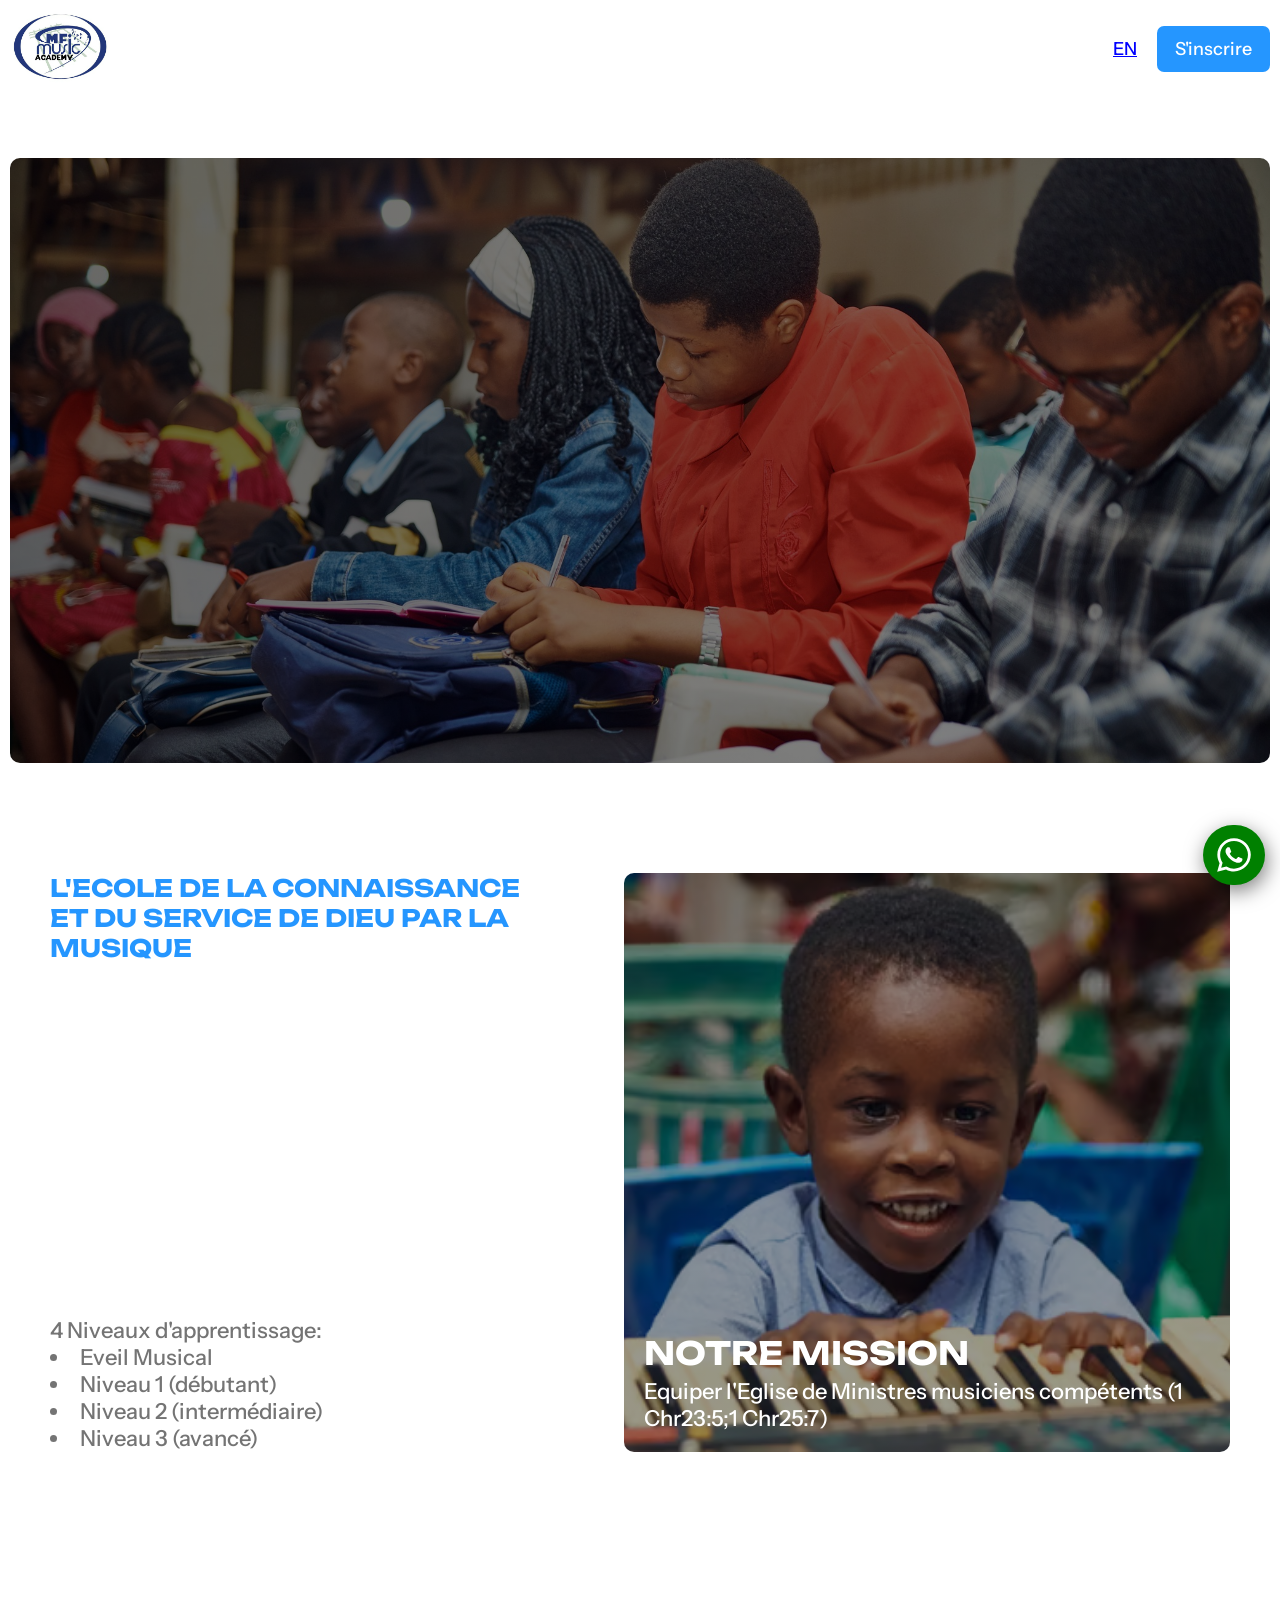
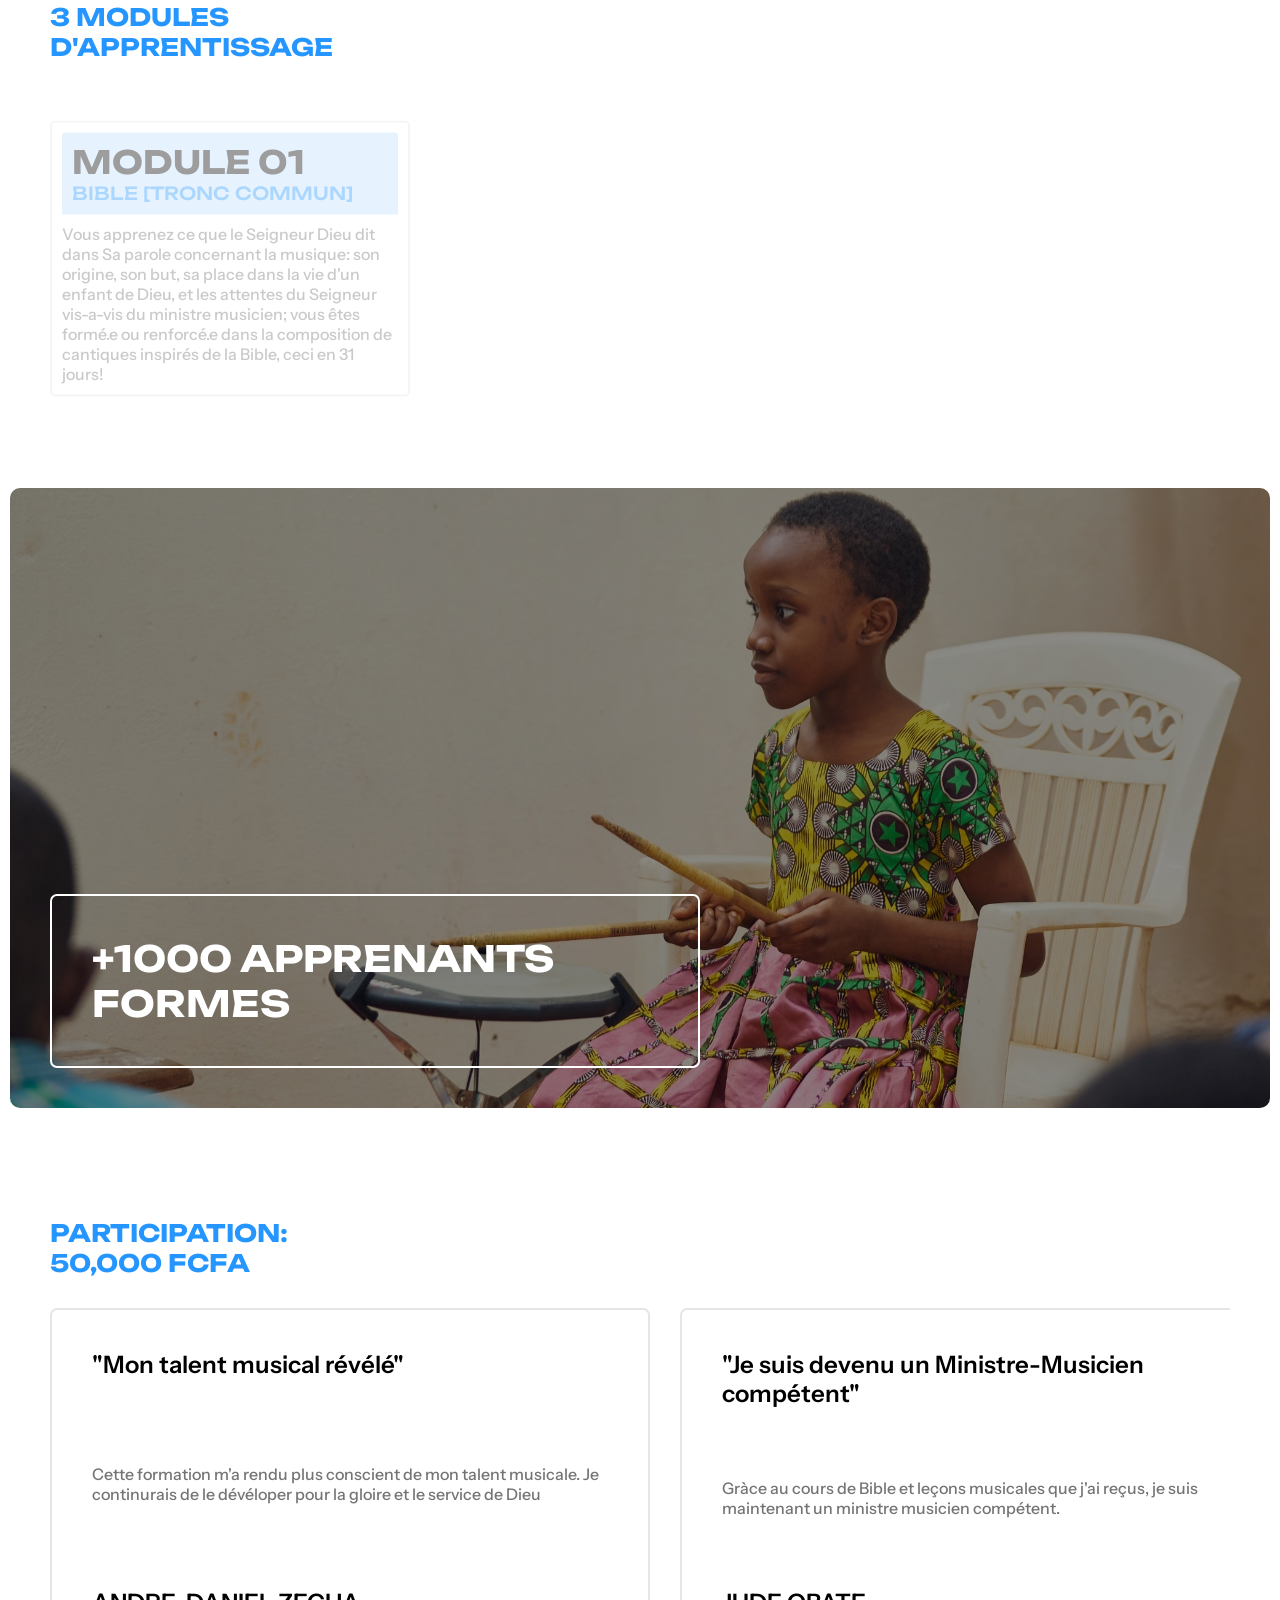
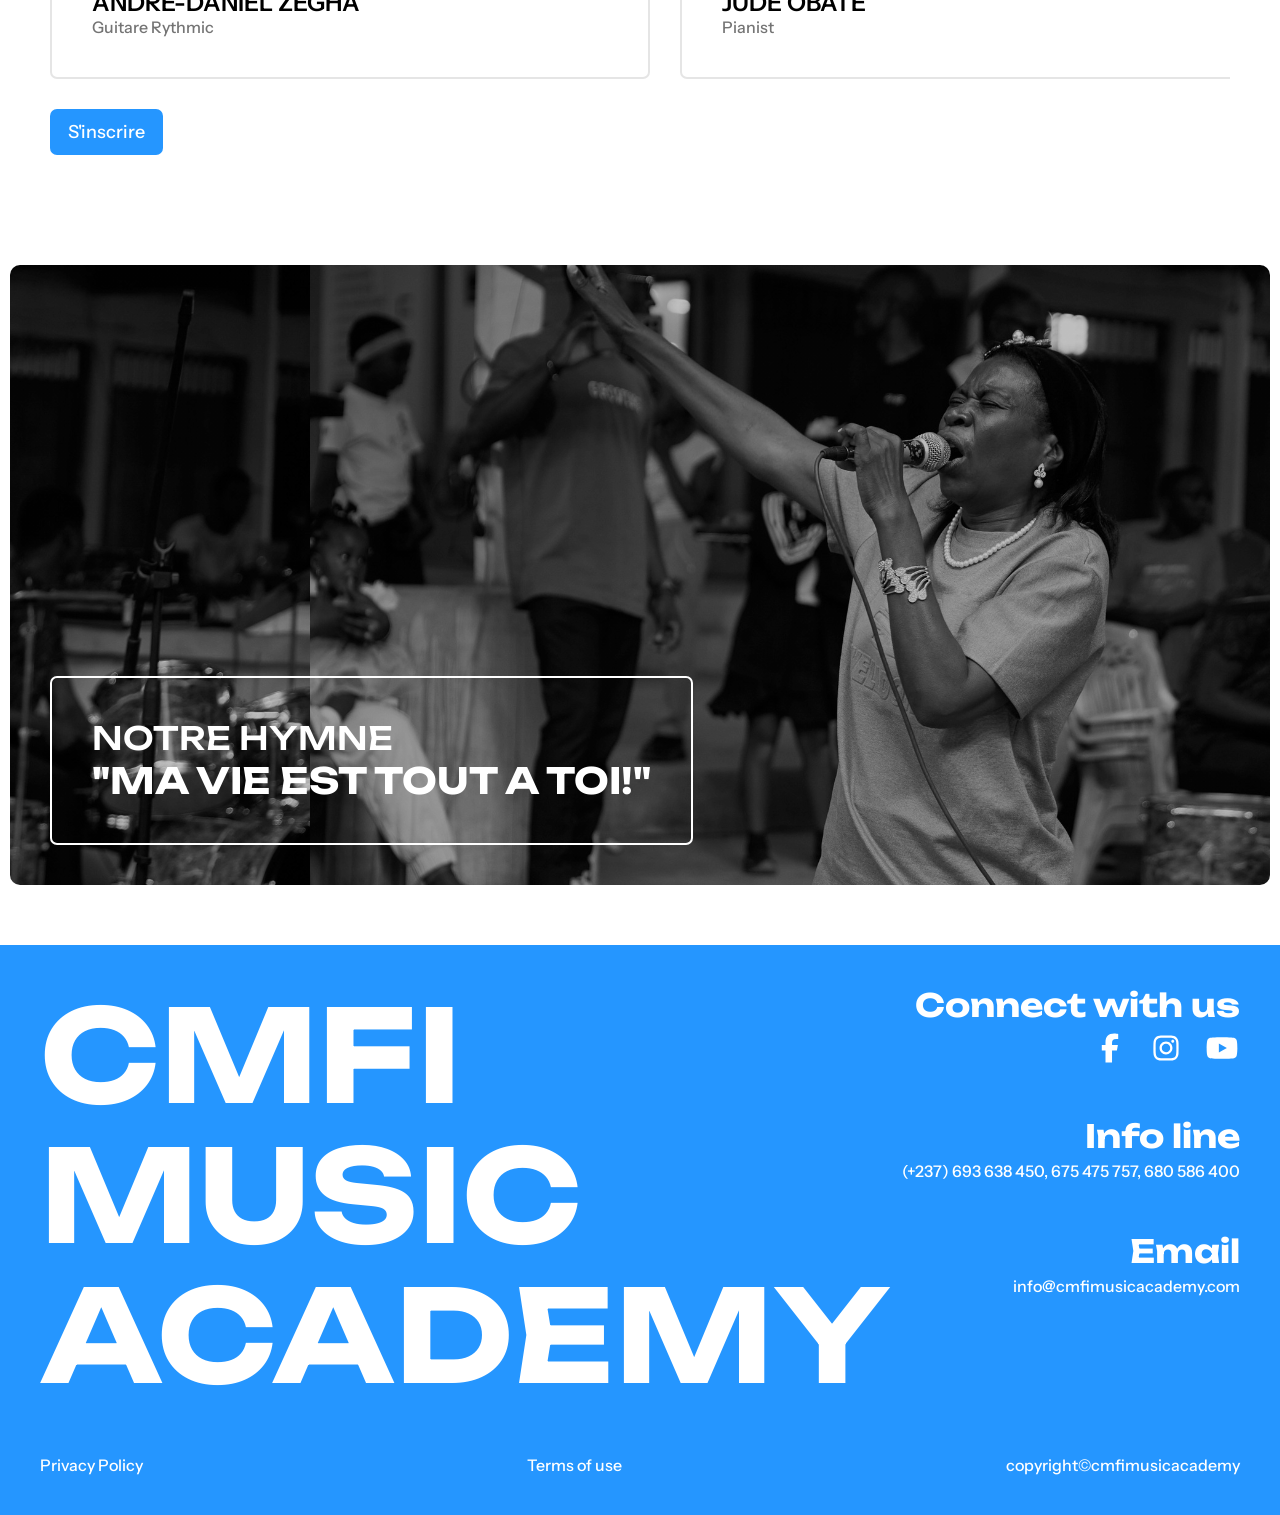
<file: index.html>
<!DOCTYPE html>
<html lang="fr">

<head>
  <meta charset="UTF-8">
  <meta name="viewport" content="width=device-width, initial-scale=1.0">
  <link rel="stylesheet" href="./style.css">
  <link rel="icon" href="./assets/logo2-YX4x7G2JEXU5wqay.jpg">
  <title>S'inscrire | CMFI Music Academy</title>
</head>

<body>
  <a class="chat_whatsapp" aria-label="Chat on WhatsApp"
    href="https://wa.me/237680586400?text=Bonjour%20/%20Hello%20CMFI%20Music%20Academy%20J'ai%20besoin%20de%20plus%20d'informations%20/%20I%20need%20more%20information">
    <svg class="whatsapp-icon">
      <use href="./sprite.svg#whatsapp"></use>
    </svg>
    <!-- soo alt attribute in img tag is the text/description of the img next to the img -->
  </a>

  <header>
    <a href="https://cmfimusicacademy.com/" target="_blank">
      <img class="logo" src="./assets/logo2-YX4x7G2JEXU5wqay.avif" loading="lazy">
    </a>

    <div>
      <a class="lang" href="./en/index.html">EN</a>
      <a class="register">S'inscrire<img></a>
    </div>
  </header>

  <section class="section-1">
    <div>
      <div class="s1d-1">
        <h1>
          DEVENEZ 1 CRACK DE LA MUSIQUE EN 1 MOIS
        </h1>
        <p>
          BIBLE, SOLFEGE, CHANT, PIANO, GUITARE, BASS, BATTERIE
        </p>
        <a class="register">S'inscrire <img></a>
      </div>

      <!-- <div class="s1d-2">
        <h2>BIBLE</h2>
        <h2 style="display: none">THEORIE MUSICAL</h2>
        <h2 style="display: none">CHANT</h2>
        <h2 style="display: none">PIANO</h2>
        <h2 style="display: none">GUITAR</h2>
        <h2 style="display: none">BASS</h2>
        <h2 style="display: none">BATTERIE</h2>
      </div> -->
    </div>
  </section>

  <section class="section-2">
    <div>
      <div class="s2d-1">
        <h1>L'ECOLE DE LA CONNAISSANCE ET DU SERVICE DE DIEU PAR LA MUSIQUE</h1>
        <ul class="list">
          <p>4 Niveaux d'apprentissage:</p>
          <li>Eveil Musical</li>
          <li>Niveau 1 (débutant)</li>
          <li>Niveau 2 (intermédiaire)</li>
          <li>Niveau 3 (avancé)</li>
        </ul>
        <!-- <p>
          Our mission: Equiper l'eglise de ministres competents de la musique (1 Chr23:5;1 Chr25:7)
        </p> -->
      </div>

      <div class="s2d-2">
        <!-- <img src=""> -->
        <h3>NOTRE MISSION</h3>
        <p>
          Equiper l'Eglise de Ministres musiciens compétents (1 Chr23:5;1 Chr25:7)
        </p>
      </div>
    </div>
  </section>

  <section class="section-3">
    <div>
      <h1>
        3 MODULES<br>D'APPRENTISSAGE
      </h1>

      <div class="modules">
        <div class="module">
          <div>
            <h3>MODULE 01</h3>
            <h6>BIBLE [TRONC COMMUN]</h6>
          </div>
          <p>
            Vous apprenez ce que le Seigneur Dieu dit dans Sa parole concernant la musique: son origine, son but, sa
            place
            dans la vie d'un enfant de Dieu, et les attentes du Seigneur vis-a-vis du ministre musicien; vous êtes
            formé.e ou renforcé.e dans la composition de cantiques inspirés de la Bible, ceci en 31 jours!
          </p>
        </div>

        <div class="module">
          <div>
            <h3>MODULE 02</h3>
            <h6>SOLFEGE [TRONC COMMUN]</h6>
          </div>
          <p>
            Vous apprenez ou approfondissez la lecture des portées musicales, et vous notez vos propres musiques. Vous
            jouez de la flûte à bec pour plus d'efficacité, ceci en 31 jours!
          </p>
        </div>

        <div class="module">
          <div>
            <h3>MODULE 03</h3>
            <h6>SPECIALISATION EN ATELIER</h6>
          </div>
          <p>
            <strong>TECHNIQUE VOCALES, BATTERIE, GUITARE RYTHMIQUE, GUITAR SOLO, GUITAR BASS, PIANO.</strong>
            Vous choisissez votre instrument préféré et vous le jouez ou en perfectionnez le jeu, ceci en 31 jours!
          </p>
        </div>
      </div>
    </div>
  </section>

  <section class="section-4">
    <div>
      <div>
        <h2>
          +1000 APPRENANTS FORMES
        </h2>
      </div>
    </div>
  </section>

  <section class="section-5">
    <div>
      <h1>
        PARTICIPATION: <br> 50,000 FCFA
      </h1>
      <div class="tarif-test">
        <!-- <div class="tarifs">
          <ul>
            <li>1 personne (50,000 FCFA)</li>
            <li>2 personnes (100,000 FCFA)</li>
            <li>3 personnes (125,000 FCFA)</li>
            <li>4 personnes (150,000 FCFA)</li>
          </ul>
        </div> -->

        <div class="tests-arrow">
          <img src="./icons/arrow-right.svg">
          <div class="tests">
            <div class="test">
              <h4>"Mon talent musical révélé"</h4>
              <p>
                Cette formation m'a rendu plus conscient de mon talent musicale. Je continurais de le dévéloper pour la
                gloire et le service de Dieu
              </p>
              <div>
                <!-- <img> -->
                <div>
                  <h4>ANDRE-DANIEL ZEGHA</h4>
                  <p>Guitare Rythmic</p>
                </div>
              </div>
            </div>

            <div class="test">
              <h4>"Je suis devenu un Ministre-Musicien compétent"</h4>
              <p>
                Gràce au cours de Bible et leçons musicales que j'ai reçus, je suis maintenant un ministre musicien
                compétent.
              </p>
              <div>
                <img>
                <div>
                  <h4>JUDE OBATE</h4>
                  <p>Pianist</p>
                </div>
              </div>
            </div>

            <div class="test">
              <h4>"Une bénédiction pour mon ministère"</h4>
              <p>
                Cette formation était une bénédiction pour, moi. Mes compétences musicales ce sont améliorées: Je lis
                des
                portés musicales et je joues mieux le piono dans mon assemblées
              </p>
              <div>
                <img>
                <div>
                  <h4>PHOEBE BOTA</h4>
                  <p>Pianist</p>
                </div>
              </div>
            </div>
          </div>
        </div>
      </div>
      <a class="register">S'inscrire</a>
    </div>
  </section>

  <section class="section-6">
    <div>
      <div class="close">
        <h3>NOTRE HYMNE</h3>
        <h2>"MA VIE EST TOUT A TOI!"</h2>
      </div>
    </div>
  </section>

  <footer>
    <div class="infos">
      <h1>
        CMFI<br>MUSIC<br>ACADEMY
      </h1>

      <div class="info">
        <div>
          <h3>Connect with us</h3>
          <div class="socials">
            <svg>
              <use href="./sprite.svg#facebook-icon"></use>
            </svg>
            <svg>
              <use href="./sprite.svg#instagram-icon"></use>
            </svg>
            <svg>
              <use href="./sprite.svg#youtube-icon"></use>
            </svg>
          </div>
        </div>

        <div>
          <h3>Info line</h3>
          <p>(+237) 693 638 450, 675 475 757, 680 586 400</p>
        </div>

        <div>
          <h3>Email</h3>
          <p>info@cmfimusicacademy.com</p>
        </div>
      </div>
    </div>

    <div class="docs">
      <p>Privacy Policy</p>
      <p>Terms of use</p>
      <p>copyright©cmfimusicacademy</p>
    </div>
  </footer>

  <script src="https://cdn.jsdelivr.net/npm/gsap@3.15/dist/gsap.min.js"></script>
  <script src="./indexani.js"></script>
  <script src="./index.js" defer></script>
</body>

</html>
</file>
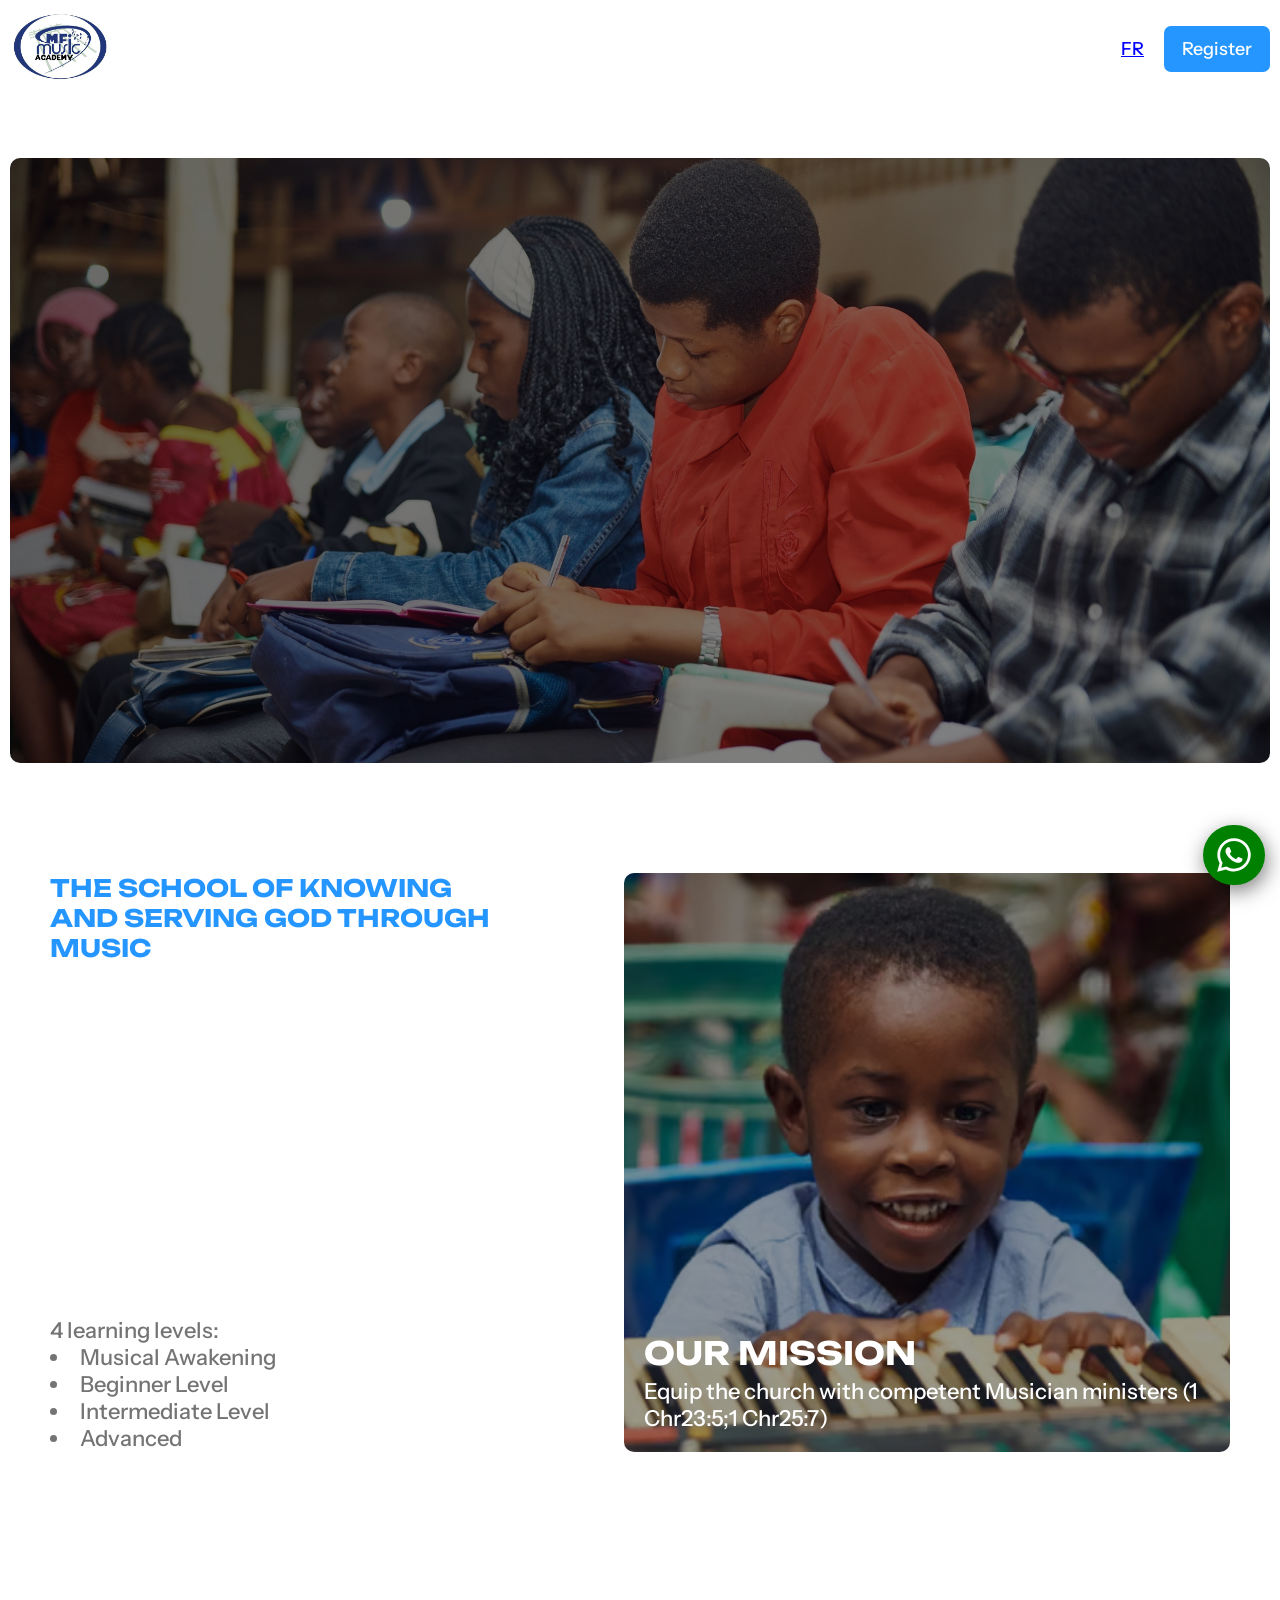
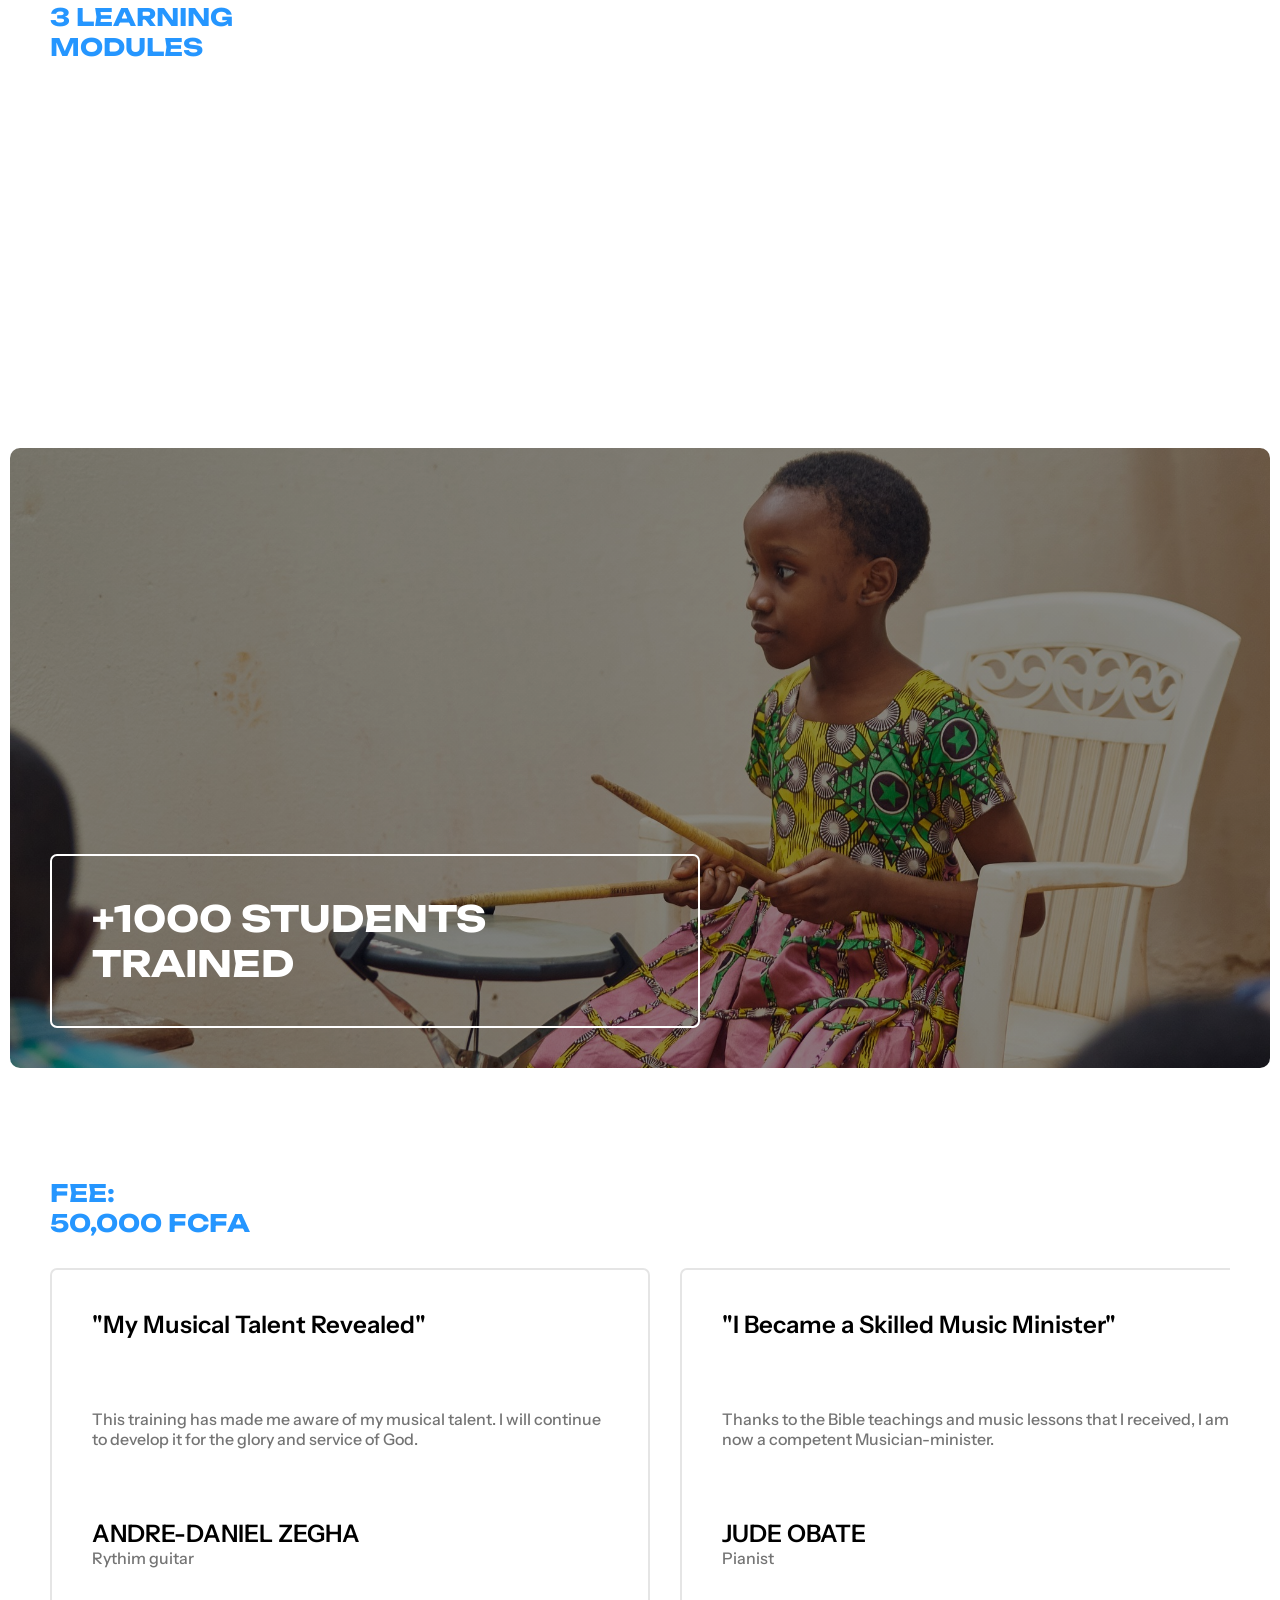
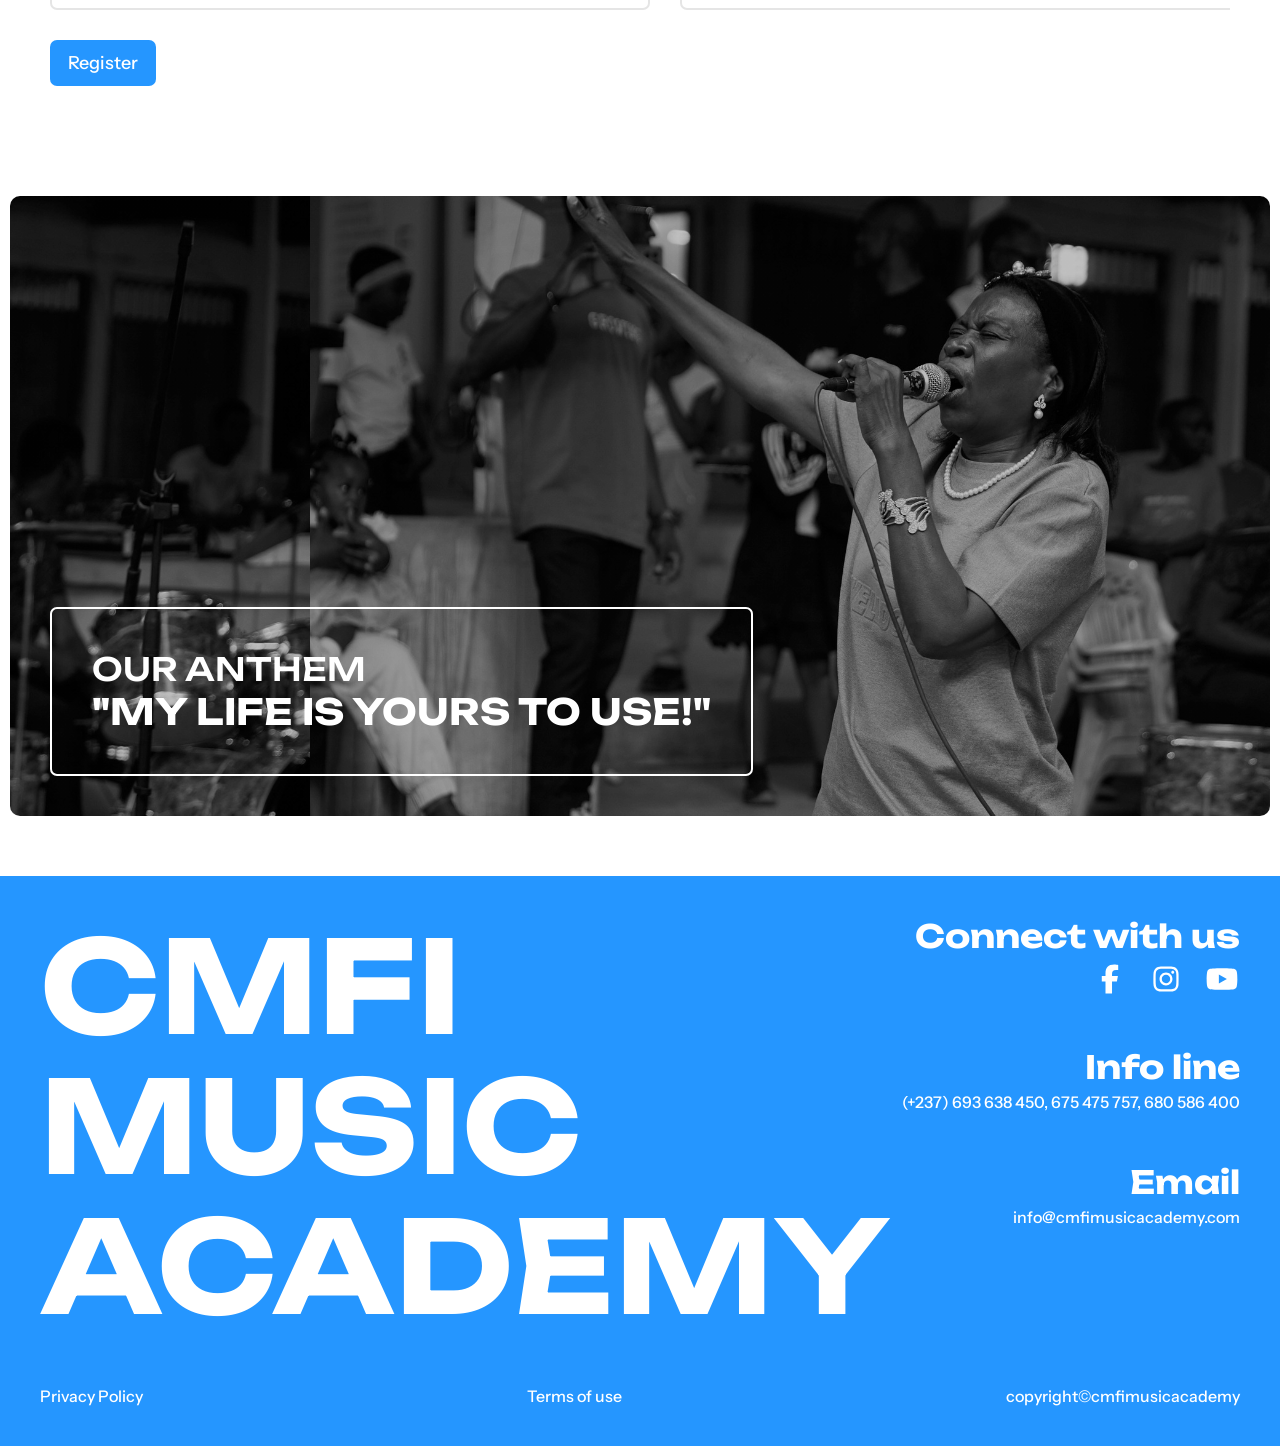
<file: en/index.html>
<!DOCTYPE html>
<html lang="en">

<head>
  <meta charset="UTF-8">
  <meta name="viewport" content="width=device-width, initial-scale=1.0">
  <link rel="stylesheet" href="../style.css">
  <link rel="icon" href="../assets/logo2-YX4x7G2JEXU5wqay.jpg">
  <title>Register | CMFI Music Academy</title>
</head>

<body>
  <a class="chat_whatsapp" aria-label="Chat on WhatsApp"
    href="https://wa.me/237680586400?text=Bonjour%20/%20Hello%20CMFI%20Music%20Academy%20J'ai%20besoin%20de%20plus%20d'informations%20/%20I%20need%20more%20information">
    <svg class="whatsapp-icon">
      <use href="../sprite.svg#whatsapp"></use>
    </svg>
    <!-- soo alt attribute in img tag is the text/description of the img next to the img -->
  </a>

  <header>
    <a href="https://cmfimusicacademy.com/" target="_blank">
      <img class="logo" src="../assets/logo2-YX4x7G2JEXU5wqay.avif" loading="lazy">
    </a>

    <div>
      <a class="lang" href="../index.html">FR</a>
      <a class="register">Register<img></a>
    </div>
  </header>

  <section class="section-1">
    <div>
      <div class="s1d-1">
        <h1>
          BECOME AN ACE MUSICIAN IN 1 MONTH
        </h1>
        <p>
          BIBLE, SOLFEGE, VOICE TRAINING, PIANO, GUITAR, BASS, DRUMS
        </p>
        <a class="register">Register<img></a>
      </div>
    </div>
  </section>

  <section class="section-2">
    <div>
      <div class="s2d-1">
        <h1>THE SCHOOL OF KNOWING AND SERVING GOD THROUGH MUSIC</h1>
        <ul class="list">
          <p>4 learning levels:</p>
          <li>Musical Awakening</li>
          <li>Beginner Level</li>
          <li>Intermediate Level</li>
          <li>Advanced</li>
        </ul>
        <!-- <p>
          Our mission: Equiper l'eglise de ministres competents de la musique (1 Chr23:5;1 Chr25:7)
        </p> -->
      </div>

      <div class="s2d-2">
        <!-- <img src=""> -->

        <h3>OUR MISSION</h3>
        <p>
          Equip the church with competent Musician ministers (1 Chr23:5;1 Chr25:7)
        </p>
      </div>
    </div>
  </section>

  <section class="section-3">
    <div>
      <h1>
        3 LEARNING<br>MODULES
      </h1>

      <div class="modules">
        <div class="module">
          <div>
            <h3>MODULE 01</h3>
            <h6>BIBLE [COMMON CORE]</h6>
          </div>
          <p>
            You learn what the Lord God says in his word about music: its origin and place in the life of a child of
            God and the Lord's expectations from the music minister. You are trained or re-inforced in the composition
            of Bible-inspired songs, within 31 days!
          </p>
        </div>

        <div class="module">
          <div>
            <h3>MODULE 02</h3>
            <h6>MUSIC THEORY [COMMON CORE]</h6>
          </div>
          <p>
            You learn to read or deepen your ability to read musical staves, you write down own music and play the flute
            for more efficiency, in 31 days!
          </p>
        </div>

        <div class="module">
          <div>
            <h3>MODULE 03</h3>
            <h6>SPECIALISATION WORKSHOP</h6>
          </div>
          <p>
            <strong>VOICE TRAINING, DRUMS, RYTHM GUITAR, SOLO GUITAR, BASS GUITAR, PIANO.</strong>
            You choose your favourite instrument and play it or improve your playing ability in 31 days!
          </p>
        </div>
      </div>
    </div>
  </section>

  <section class="section-4">
    <div>
      <div>
        <h2>
          +1000 STUDENTS TRAINED
        </h2>
      </div>
    </div>
  </section>

  <section class="section-5">
    <div>
      <h1>
        FEE: <br> 50,000 FCFA
      </h1>
      <div class="tarif-test">

        <div class="tests-arrow">
          <img src="../icons/arrow-right.svg">
          <div class="tests">
            <div class="test">
              <h4>"My Musical Talent Revealed"</h4>
              <p>
                This training has made me aware of my musical talent. I will continue to develop it for the glory and
                service of God.
              </p>
              <div>
                <!-- <img> -->
                <div>
                  <h4>ANDRE-DANIEL ZEGHA</h4>
                  <p>Rythim guitar</p>
                </div>
              </div>
            </div>
            <div class="test">
              <h4>"I Became a Skilled Music Minister"</h4>
              <p>
                Thanks to the Bible teachings and music lessons that I received, I am now a competent Musician-minister.
              </p>
              <div>
                <img>
                <div>
                  <h4>JUDE OBATE</h4>
                  <p>Pianist</p>
                </div>
              </div>
            </div>

            <div class="test">
              <h4>"A Blessing to My Ministry"</h4>
              <p>
                This course was a blessing to me. My musical skills have improved: I read musical staves, and I play
                piano better in the assembly
              </p>
              <div>
                <img>
                <div>
                  <h4>PHOEBE BOTA</h4>
                  <p>Pianist</p>
                </div>
              </div>
            </div>
          </div>
        </div>
      </div>

      <a
        href="https://docs.google.com/forms/d/e/1FAIpQLSeX04ezjMy3WbRVeIqNE4fAilrcJebLv04R_OwuiL_2kI_Ufw/viewform">Register</a>
    </div>
  </section>

  <section class="section-6">
    <div>
      <div class="close">
        <h3>OUR ANTHEM</h3>
        <h2>"MY LIFE IS YOURS TO USE!"</h2>
      </div>
    </div>
  </section>

  <footer>
    <div class="infos">
      <h1>
        CMFI<br>MUSIC<br>ACADEMY
      </h1>

      <div class="info">
        <div>
          <h3>Connect with us</h3>
          <div class="socials">
            <svg>
              <use href="../sprite.svg#facebook-icon"></use>
            </svg>
            <svg>
              <use href="../sprite.svg#instagram-icon"></use>
            </svg>
            <svg>
              <use href="../sprite.svg#youtube-icon"></use>
            </svg>
          </div>
        </div>

        <div>
          <h3>Info line</h3>
          <p>(+237) 693 638 450, 675 475 757, 680 586 400</p>
        </div>

        <div>
          <h3>Email</h3>
          <p>info@cmfimusicacademy.com</p>
        </div>
      </div>
    </div>

    <div class="docs">
      <p>Privacy Policy</p>
      <p>Terms of use</p>
      <p>copyright©cmfimusicacademy</p>
    </div>
  </footer>

  <script src="https://cdn.jsdelivr.net/npm/gsap@3.15/dist/gsap.min.js"></script>
  <script src="../indexani.js" defer></script>
  <script src="../index.js" defer></script>
</body>

</html>
</file>
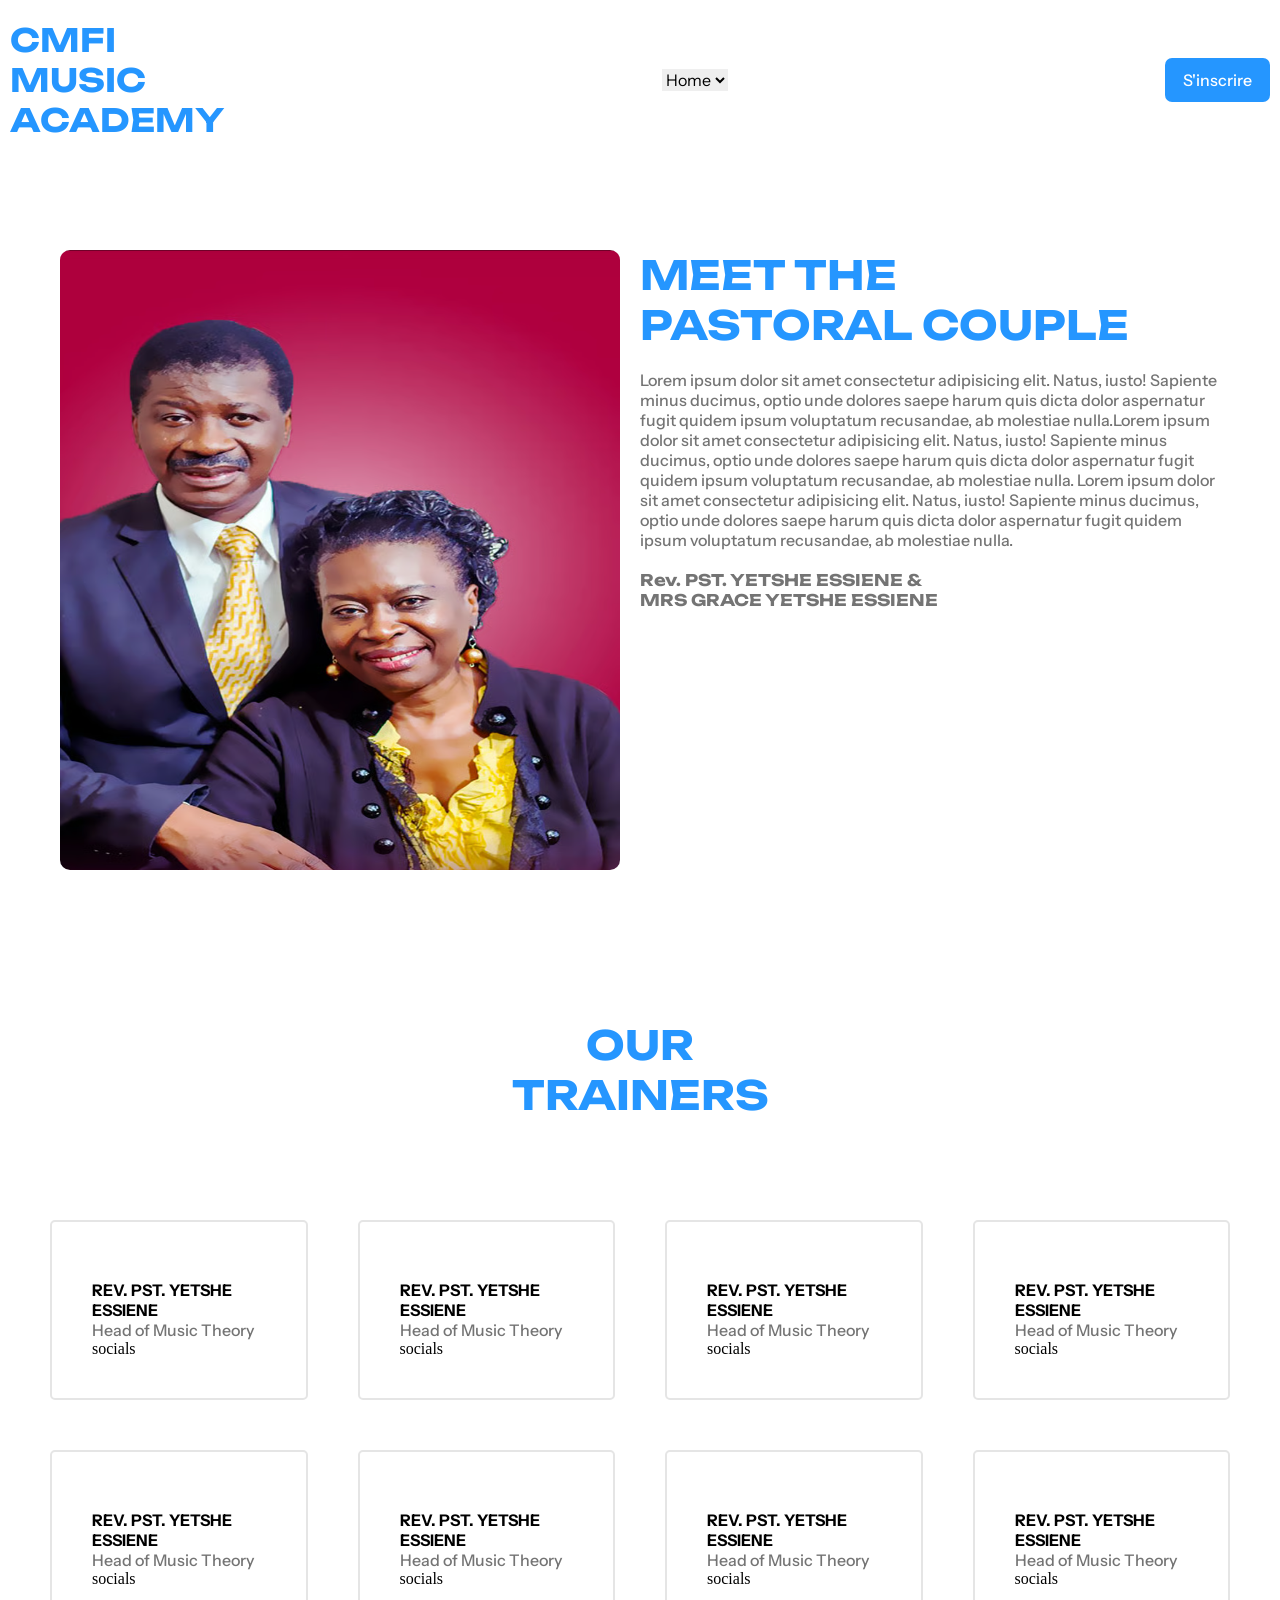
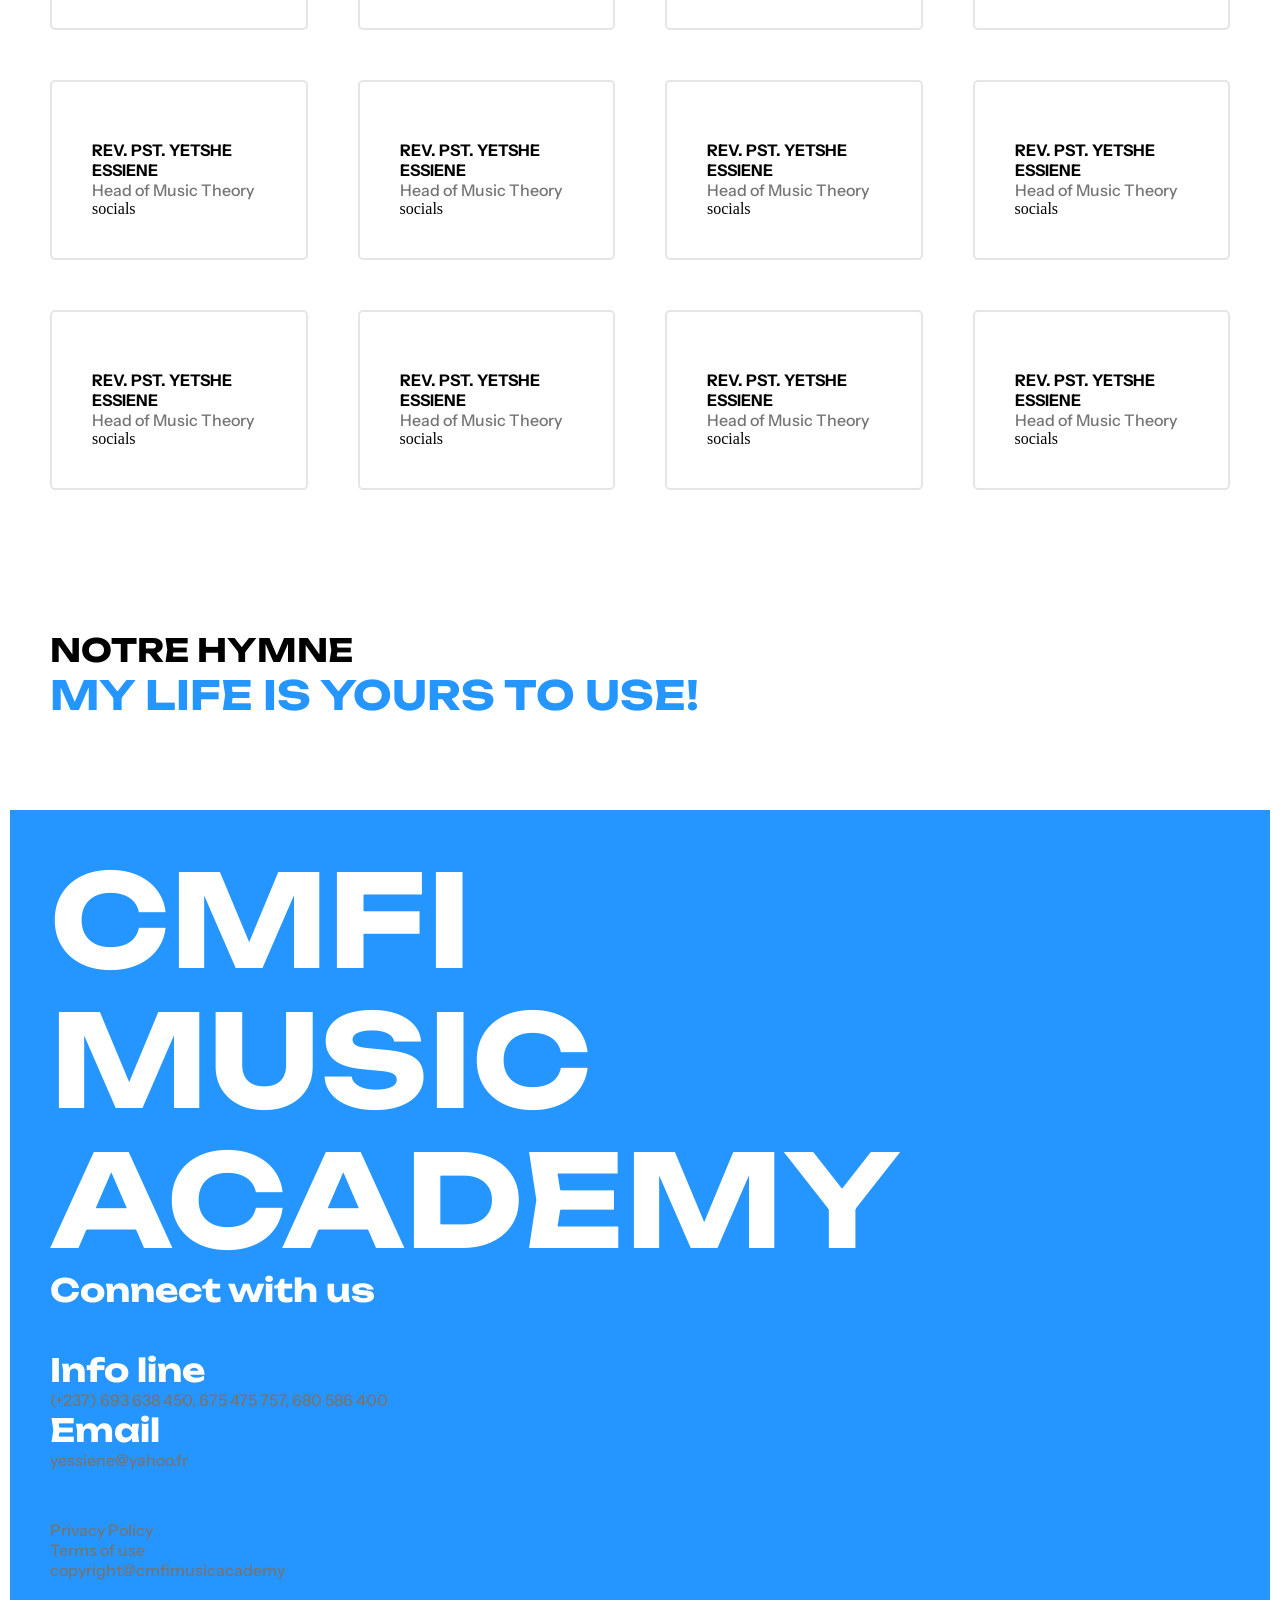
<file: about.html>
<!DOCTYPE html>
<html lang="en">

<head>
  <meta charset="UTF-8">
  <meta name="viewport" content="width=device-width, initial-scale=1.0">
  <link rel="stylesheet" href="./about.css">
  <title>CMFI|ABOUT</title>
</head>

<body>
  <header>
    <h3>CMFI<br>MUSIC<br>ACADEMY</h3>
    <select>
      <option value="home">Home</option>
      <option value="about">About</option>
    </select>
    <a href="#">S'inscrire<img></a>
  </header>

  <section class="section-1">
    <img src="./assets/founders-AR03gL9ERjilGKBX.avif">
    <div>
      <h1>MEET THE <br> PASTORAL COUPLE</h1>
      <p>
        Lorem ipsum dolor sit amet consectetur adipisicing elit. Natus, iusto! Sapiente minus ducimus, optio unde
        dolores saepe harum quis dicta dolor aspernatur fugit quidem ipsum voluptatum recusandae, ab molestiae
        nulla.Lorem ipsum dolor sit amet consectetur adipisicing elit. Natus, iusto! Sapiente minus ducimus, optio unde
        dolores saepe harum quis dicta dolor aspernatur fugit quidem ipsum voluptatum recusandae, ab molestiae nulla.

        Lorem ipsum dolor sit amet consectetur adipisicing elit. Natus, iusto! Sapiente minus ducimus, optio unde
        dolores saepe harum quis dicta dolor aspernatur fugit quidem ipsum voluptatum recusandae, ab molestiae nulla.
      </p>

      <h4>
        Rev. PST. YETSHE ESSIENE &
        <br> MRS GRACE YETSHE ESSIENE
      </h4>
    </div>
  </section>

  <section class="section-2">
    <h1>OUR<br>TRAINERS</h1>
    <div>
      <div class="trainer">
        <img>
        <div>
          <h4>REV. PST. YETSHE ESSIENE</h4>
          <p>Head of Music Theory</p>
          <div>socials</div>
        </div>
      </div>

      <div class="trainer">
        <img>
        <div>
          <h4>REV. PST. YETSHE ESSIENE</h4>
          <p>Head of Music Theory</p>
          <div>socials</div>
        </div>
      </div>

      <div class="trainer">
        <img>
        <div>
          <h4>REV. PST. YETSHE ESSIENE</h4>
          <p>Head of Music Theory</p>
          <div>socials</div>
        </div>
      </div>

      <div class="trainer">
        <img>
        <div>
          <h4>REV. PST. YETSHE ESSIENE</h4>
          <p>Head of Music Theory</p>
          <div>socials</div>
        </div>
      </div>

      <div class="trainer">
        <img>
        <div>
          <h4>REV. PST. YETSHE ESSIENE</h4>
          <p>Head of Music Theory</p>
          <div>socials</div>
        </div>
      </div>

      <div class="trainer">
        <img>
        <div>
          <h4>REV. PST. YETSHE ESSIENE</h4>
          <p>Head of Music Theory</p>
          <div>socials</div>
        </div>
      </div>

      <div class="trainer">
        <img>
        <div>
          <h4>REV. PST. YETSHE ESSIENE</h4>
          <p>Head of Music Theory</p>
          <div>socials</div>
        </div>
      </div>

      <div class="trainer">
        <img>
        <div>
          <h4>REV. PST. YETSHE ESSIENE</h4>
          <p>Head of Music Theory</p>
          <div>socials</div>
        </div>
      </div>

      <div class="trainer">
        <img>
        <div>
          <h4>REV. PST. YETSHE ESSIENE</h4>
          <p>Head of Music Theory</p>
          <div>socials</div>
        </div>
      </div>

      <div class="trainer">
        <img>
        <div>
          <h4>REV. PST. YETSHE ESSIENE</h4>
          <p>Head of Music Theory</p>
          <div>socials</div>
        </div>
      </div>

      <div class="trainer">
        <img>
        <div>
          <h4>REV. PST. YETSHE ESSIENE</h4>
          <p>Head of Music Theory</p>
          <div>socials</div>
        </div>
      </div>

      <div class="trainer">
        <img>
        <div>
          <h4>REV. PST. YETSHE ESSIENE</h4>
          <p>Head of Music Theory</p>
          <div>socials</div>
        </div>
      </div>

      <div class="trainer">
        <img>
        <div>
          <h4>REV. PST. YETSHE ESSIENE</h4>
          <p>Head of Music Theory</p>
          <div>socials</div>
        </div>
      </div>

      <div class="trainer">
        <img>
        <div>
          <h4>REV. PST. YETSHE ESSIENE</h4>
          <p>Head of Music Theory</p>
          <div>socials</div>
        </div>
      </div>

      <div class="trainer">
        <img>
        <div>
          <h4>REV. PST. YETSHE ESSIENE</h4>
          <p>Head of Music Theory</p>
          <div>socials</div>
        </div>
      </div>

      <div class="trainer">
        <img>
        <div>
          <h4>REV. PST. YETSHE ESSIENE</h4>
          <p>Head of Music Theory</p>
          <div>socials</div>
        </div>
      </div>
    </div>
  </section>

  <section class="section-3">
    <div>
      <h3>NOTRE HYMNE</h3>
      <h1>MY LIFE IS YOURS TO USE!</h1>
    </div>
  </section>

  <footer>
    <div>
      <h1>
        CMFI<br>MUSIC<br>ACADEMY
      </h1>

      <div>
        <div>
          <h3>Connect with us</h3>
          <div>
            <svg></svg>
            <svg></svg>
            <svg></svg>
          </div>
        </div>

        <div>
          <h3>Info line</h3>
          <p>(+237) 693 638 450, 675 475 757, 680 586 400</p>
        </div>

        <div>
          <h3>Email</h3>
          <p>yessiene@yahoo.fr</p>
        </div>
      </div>
    </div>

    <div>
      <p>Privacy Policy</p>
      <p>Terms of use</p>
      <p>copyright@cmfimusicacademy</p>
    </div>
  </footer>
</body>

</html>
</file>
<file: style.css>
@import url('https://fonts.googleapis.com/css2?family=Instrument+Sans:ital,wght@0,400..700;1,400..700&family=Unbounded:wght@200..900&display=swap');

* {
  box-sizing: border-box;
  padding: 0px;
  margin: 0px;
}

:root {
  --primary: rgb(37, 150, 255);
  --primary-light: rgba(37, 150, 255, 0.3);
  --text: black;
  --text-light: rgb(116, 116, 116);
  --border: rgb(229, 229, 229);
}

body {
  display: flex;
  flex-direction: column;
  width: min(2560px, 100%);
  gap: 50px;
  /* padding: 10px; */
  align-items: center;
}

header {
  display: flex;
  justify-content: space-between;
  align-items: center;
  padding: 10px;
  width: min(1440px, 100%);
  position: sticky;
  top: 0px;
  background-color: rgba(255, 255, 255, 0.8);
  /* background-color: var(--primary-light); */
  backdrop-filter: blur(15px);
  -webkit-backdrop-filter: blur(15px);
  /* backdrop-filter:blur(blur amount) creates a glass effect */
  /* border-radius: 7px; */
  z-index: 1;
}

header div {
  display: flex;
  gap: 20px;
  align-items: center;
}

header select {
  border: none;
  font-family: Instrument sans;
  font-size: 16px;
  font-weight: 500px;
  background-color: transparent;
  /* background-color:transparent also works not just background: transparent */
}

header>a {
  background-color: transparent;
  padding: 0px;
}

.logo {
  width: 100px;
  height: auto;
}

.logo:hover {
  cursor: pointer;
}

.lang {
  padding: 0px;
  text-decoration: underline;
  color: blue;
  text-align: right;
  background-color: transparent;
}

a {
  text-decoration: none;
  color: white;
  padding: 12px 18px;
  font-size: 18px;
  font-family: Instrument sans;
  font-weight: 500;
  border-radius: 7px;
  background-color: var(--primary);
  width: fit-content;
  transition: scale 0.3s ease;
}

a:hover {
  scale: 1.03;
  cursor: pointer;
}

.chat_whatsapp {
  display: flex;
  position: fixed;
  right: 15px;
  bottom: 15px;
  background-color: green;
  border-radius: 100px;
  /* width: 36px;
  height: 36px; */
  transition: scale 0.5s ease;
  padding: 6px 7px;
  z-index: 1;
  box-shadow: 2px 6px 20px 0px rgba(0, 0, 0, 0.5);
}

.whatsapp-icon {
  fill: white;
  width: 48px;
  height: 48px;
}

.chat_whatsapp:hover {
  scale: 1.2;
}

h1,
h2,
h3,
h4,
h5,
h6 {
  font-family: unbounded;
}

h1 {
  /* font-size: 40px; */
  font-size: clamp(2rem, (2vw+ 1rem), 2.5rem);
  color: var(--primary);
}

h2 {
  font-size: 36px;
}

h3 {
  font-size: 32px;
}

h4 {
  font-size: 24px;
}

h5 {
  font-size: 20px;
}

h6 {
  font-size: 18px;
}

p {
  font-family: instrument sans;
  font-size: 22px;
  font-weight: 500;
}

section {
  width: min(1440px, 100%);
}

.section-1 {
  display: flex;
  padding: 10px;
}

.section-1>div {
  display: flex;
  /* flex-direction: flex; */
  justify-content: space-between;
  width: 100%;
  align-items: end;
  padding: 40px;
  height: 605px;
  gap: 100px;
  background-image: linear-gradient(270deg, rgba(0.3, 0.3, 0.3, 0.45), rgba(0, 0, 0, 0.6)), url(./assets/483720390_949570557389004_1601310124305088302_n-Yg2yKjMVDJuq1V8O.jpg);
  background-size: cover;
  background-position: center;
  border-radius: 10px;
}

.section-1 h1 {
  color: var(--primary);
}

.section-1 h2,
p {
  color: white;
}

.s1d-1 {
  display: flex;
  flex-direction: column;
  gap: 20px;
  width: min(630px, 100%);
}

.s1d-1 p {
  font-weight: 600;
  font-size: 16px;
}

.section-2 {
  display: flex;
  padding: 10px;
}

.section-2>div {
  display: flex;
  justify-content: space-between;
  padding: 40px;
  gap: 100px;
  width: 100%;
  /* height: fit-content; */
}

.s2d-1 {
  display: flex;
  flex-direction: column;
  justify-content: space-between;
  flex: 1;
}

.s2d-1 p {
  color: var(--text-light);
}

.list {
  list-style-position: inside;
  font-family: instrument sans;
  font-size: 22px;
  color: var(--text-light);
  font-weight: 500;
}

.s2d-2 {
  background-image: linear-gradient(rgba(0, 0, 0, 0.4), rgba(0, 0, 0, 0.4)), url(./assets/483823658_949570627388997_7627359212601932818_n-dOqDga1Kb3Ujl2GR.avif);
  background-size: cover;
  background-position: center;
  width: 606px;
  /* flex: 1; */
  height: 579px;
  /* height:  */
  border-radius: 10px;
  display: flex;
  flex-direction: column;
  justify-content: end;
  padding: 20px;
  gap: 5px;
}

.section-3 {
  display: flex;
  padding: 10px;
}

.section-3>div {
  display: flex;
  flex-direction: column;
  justify-content: center;
  padding: 40px;
  gap: 40px;
  width: 100%;
}

.modules {
  display: flex;
  justify-content: space-between;
  gap: 50px;
}

.module {
  display: flex;
  flex-direction: column;
  flex: 1;
  border: 2px solid var(--border);
  padding: 10px;
  border-radius: 5px;
  gap: 10px;
}

.module>p {
  color: var(--text-light);
  font-size: 16px;
}

.module div {
  padding: 10px;
  background-color: var(--primary-light);
  border-top-right-radius: 3px;
  border-top-left-radius: 3px;
}

.module h3 {
  color: var(--text);
}

.module h6 {
  color: var(--primary);
  font-weight: 500;
}

.section-4 {
  display: flex;
  padding: 10px;
}

.section-4>div {
  display: flex;
  flex-direction: column;
  justify-content: end;
  height: 620px;
  padding: 40px;
  border-radius: 10px;
  background-image: linear-gradient(rgba(0.3, 0.3, 0.3, 0.45), rgba(0.3, 0.3, 0.3, 0.45)), url(./assets/483675064_949570594055667_8033917978646739023_n-YrDJGW5pL5IVyQJe.jpg);
  background-size: cover;
  background-position-x: center;
  background-position-y: -180px;
  width: 100%;
}

.section-4>div>div {
  display: flex;
  padding: 40px;
  width: min(650px, 100%);
  border: 2px solid white;
  border-radius: 7px;
}

.section-4 h2 {
  color: white;
}

.section-5 {
  display: flex;
  padding: 10px;
}

.section-5>div {
  display: flex;
  flex-direction: column;
  padding: 40px;
  gap: 30px;
  width: 100%;
}

.tarif-test {
  display: flex;
  /* height: fit-content; */
  gap: 50px;
}

.tarifs {
  display: flex;
  flex-direction: column;
  justify-content: end;
  gap: 30px;
  flex: 1;
}

.tarifs li {
  font-family: instrument sans;
  font-size: 24px;
  font-weight: 500;
  color: var(--text-light);
}

.tarifs ul {
  list-style-position: inside;
}

.tests-arrow {
  display: flex;
  flex-direction: column;
  flex: 1;
  align-items: end;
  gap: 10px;
  /* width: 600px; */
}

.tests-arrow img {
  width: 36px;
  height: 36px;
  cursor: pointer;
  display: none;
}

.tests-arrow h4 {
  font-family: instrument sans;
  font-weight: 600;
}

.tests-arrow p {
  color: var(--text-light);
  font-size: 16px;
}

.tests {
  display: flex;
  width: 100%;
  gap: 30px;
  /* overflow: hidden; */
  overflow-x: scroll;
  /* diff btw sroll and auto */
  justify-content: start;
  scroll-behavior: smooth;
  scroll-snap-type: x mandatory;
}

.tests::-webkit-scrollbar {
  display: none;
}

.tests::scroll-button(right) {
  content: url(./icons/arrow-right.svg);
  border: none;
  background-color: transparent;
}

.tests::scroll-button(left) {
  content: url(./icons/arrow-right.svg);
  transform: rotate(180deg);
  border: none;
  background-color: transparent;
}

.tests::scroll-button(right),
.tests::scroll-button(left):hover {
  cursor: pointer;
}

.test {
  display: flex;
  flex-direction: column;
  align-items: start;
  scroll-snap-align: start;
  height: fill;
  gap: 70px;
  padding: 40px;
  /* gap: auto; */
  justify-content: space-between;
  border: 2px solid var(--border);
  border-radius: 7px;
  width: min(600px, 100%);
  /* width: 600px; */
  /* flex: 0 1 100%; */
  flex-shrink: 0;
  /* flex-shrink will make all the kids fit the parent size, but if we apply a certain width (width range) like the one above, the child will occupy a 100% of the parent and go above the 600px limit*/
}

.section-6 {
  display: flex;
  padding: 10px;
}

.section-6>div {
  background-image: linear-gradient(rgba(0.3, 0.3, 0.3, 0.25), rgba(0.3, 0.3, 0.3, 0.25)), url(./assets/520869376_1047021244310601_4397356896248439255_n-d954n1jVZZt9XQK4.jpg);
  background-size: cover;
  /* background-position: center; */
  background-position-x: 300px;
  width: 100%;
  border-radius: 10px;
  height: 620px;
  padding: 40px;
  display: flex;
  align-items: end;
}

.close {
  display: flex;
  flex-direction: column;
  padding: 40px;
  width: fit-content;
  border: 2px solid white;
  border-radius: 7px;
}

.close h2,
h3 {
  color: white;
}

/* .close h2{
  text-decoration: ital;
} */

.close h3 {
  font-weight: 500;
}

footer {
  display: flex;
  flex-direction: column;
  padding: 40px;
  gap: 50px;
  color: white;
  background-color: var(--primary);
  width: min(1440px, 100%);
}

footer h1 {
  font-size: 128px;
  color: white;
  line-height: 140px;
}

footer p {
  font-size: 16px;
}

footer svg {
  fill: white;
  width: 36px;
  height: 36px;
}

.infos {
  display: flex;
  justify-content: space-between;
}

.info {
  display: flex;
  flex-direction: column;
  text-align: right;
  gap: 50px;
}

.info>div {
  display: flex;
  flex-direction: column;
  gap: 5px;
}

.socials {
  display: flex;
  gap: 20px;
  justify-content: end;
}

.docs {
  display: flex;
  justify-content: space-between;
}

@media (max-width: 1200px) {
  .section-2>div {
    flex-direction: column;
    align-items: center;
    /* gap: 30px; */
  }

  .s2d-1 {
    gap: 10px;
  }

  .s2d-2 {
    width: 100%;
  }

  .section-4>div {
    background-position: center;
  }

  /* .section-6>div {
    background-position: center;
  } */

  .infos {
    flex-direction: column-reverse;
    gap: 50px;
  }

  .info {
    text-align: left;
  }

  .socials {
    justify-content: start;
  }
}

@media (max-width: 970px) {
  h1 {
    /* font-size: 36px; */
    color: var(--primary);
  }

  h2 {
    font-size: 32px;
  }

  h3 {
    font-size: 24px;
  }

  h4 {
    font-size: 20px;
  }

  h5 {
    font-size: 18px;
  }

  h6 {
    font-size: 16px;
  }

  .section-4>div {
    height: 500px;
    background-position: center;
  }

  .section-6>div {
    height: 500px;
    background-position-x: center;
  }

  footer h1 {
    font-size: 96px;
    line-height: 97px;
  }
}

@media (max-width: 850px) {
  h1 {
    /* font-size: 32px; */
    color: var(--primary);
  }

  h2 {
    font-size: 26px;
  }

  h3 {
    font-size: 24px;
  }

  h4 {
    font-size: 20px;
  }

  h5 {
    font-size: 18px;
  }

  h6 {
    font-size: 16px;
  }

  .modules {
    flex-direction: column;
  }

  .tarif-test {
    flex-direction: column;
  }

  .section-4>div {
    background-position: center;
  }

  /* .section-4>div>div {
    width: 488px;
  } */

  .section-5>div {
    display: flex;
    flex-direction: column;
    gap: 40px;
  }

  .tests-arrow img {
    display: none;
  }

  .section-6>div {
    background-position-x: 100px;
  }
}

@media (max-width: 678px) {
  footer h1 {
    font-size: 64px;
    line-height: 85px;
  }

  /* .s2d-2 {
 background-size: auto;
  } */
}

@media(max-width: 550px) {
  h1 {
    font-size: 28px;
  }

  h2 {
    font-size: 26px;
  }

  h3 {
    font-size: 24px;
  }

  a {
    font-size: 16px;
  }

  .logo {
    width: 80px;
    height: auto;
  }

  .section-1>div {
    display: flex;
    flex-direction: column-reverse;
    justify-content: end;
    gap: 10px;
    padding: 10px;
  }

  .section-1 p {
    font-size: 16px;
  }

  .section-2>div {
    gap: 30px;
    padding: 10px;
  }

  .section-2 li,
  p {
    font-size: 16px;
  }

  .section-3>div {
    padding: 10px;
  }

  .section-4>div {
    padding: 10px;
  }

  .section-4>div>div {
    padding: 20px;
  }

  .section-5 {
    padding: 10px;
  }

  .section-5>div {
    padding: 10px;
  }

  .section-5 li {
    font-size: 16px;
  }

  .tests {
    scroll-marker-group: after;
  }

  .tests::scroll-marker-group {
    display: flex;
    justify-content: center;
    gap: 5px;
  }

  .test::scroll-marker {
    content: "";
    height: 2px;
    width: 1px;
    background-color: var(--primary);
    border-radius: 50%;
  }

  .test::scroll-marker:target-current {
    background-color: var(--text);
  }

  .tests::scroll-button(right),
  .tests::scroll-button(left) {
    display: none;
  }

  .section-6>div {
    background-position-x: center;
    padding: 10px;
  }

  .close {
    padding: 20px;
  }

  footer {
    padding: 10px;
  }
}

@media (max-width: 450px) {
  .s2d-1 p {
    font-size: 16px;
  }

  .s2d-2 {
    height: 470px;
  }


  footer h1 {
    font-size: 48px;
    line-height: 50px;
  }

  footer p {
    font-weight: 400;
  }

  .infos {
    gap: 20px;
  }

  .info {
    gap: 30px;
  }

  .docs {
    display: flex;
    flex-direction: column;
    gap: 10px;
  }
}
</file>
<file: about.css>
@import url('https://fonts.googleapis.com/css2?family=Instrument+Sans:ital,wght@0,400..700;1,400..700&family=Unbounded:wght@200..900&display=swap');

* {
  box-sizing: border-box;
  padding: 0px;
  margin: 0px;
}

:root {
  --primary: rgb(37, 150, 255);
  --primary-light: rgba(37, 150, 255, 0.3);
  --text: black;
  --text-light: rgb(116, 116, 116);
  --border: rgb(229, 229, 229);
}

body {
  display: flex;
  flex-direction: column;
  width: min(2560px, 100%);
  gap: 50px;
  padding: 10px;
}

header {
  display: flex;
  justify-content: space-between;
  align-items: center;
  padding-top: 10px;
  padding-bottom: 10px;
}

header h3 {
  font-family: unbounded;
  color: var(--primary);
}

header select {
  border: none;
  font-family: Instrument sans;
  font-size: 16px;
  font-weight: 500px;
}

header a {
  text-decoration: none;
  color: white;
  padding: 12px 18px;
  font-size: 16px;
  font-family: Instrument sans;
  font-weight: 500;
  border-radius: 7px;
  background-color: var(--primary);
}

a {
  text-decoration: none;
  color: white;
  padding: 12px 18px;
  font-size: 16px;
  font-family: Instrument sans;
  font-weight: 500;
  border-radius: 7px;
  background-color: var(--primary);
  width: fit-content;
}

h1,
h2,
h3,
h4,
h5,
h6 {
  font-family: unbounded;
}

h1 {
  font-size: 40px;
  color: var(--primary);
}

h2 {
  font-size: 36px;
}

h3 {
  font-size: 32px;
}

h6 {
  font-size: 16px;
}

p {
  font-family: instrument sans;
  font-size: 24px;
  font-weight: 500;
}

section {
  width: min(1440px, 100%);
}

.section-1 {
  display: flex;
  justify-content: space-between;
  padding: 50px;
  gap: 20px;
  border-radius: 10px;
}

.section-1 h1 {
  color: var(--primary);
}

.section-1,
p {
  color: var(--text-light);
  font-size: 16px;
}

.section-1 div {
  display: flex;
  flex-direction: column;
  gap: 20px;
  width: min(600px, 100%);
}

.section-1 img {
  width: min(580px, 100%);
  height: 620px;
  border-radius: 10px;
}

.section-2 {
  display: flex;
  flex-direction: column;
  align-items: center;
  justify-content: center;
  padding: 50px 40px;
  gap: 100px;
  /* height: fit-content; */
}

.section-2 h1 {
  text-align: center;
}

.section-2>div {
  display: grid;
  grid-template-columns: repeat(4, 1fr);
  row-gap: 50px;
  column-gap: 50px;
}

.trainer {
  border: 2px solid var(--border);
  padding: 40px;
  border-radius: 5px;
  gap: 30px;
}

.trainer h4 {
  font-family: Instrument sans;
}

.section-3 {
  display: flex;
  flex-direction: column;
  justify-content: center;
  padding: 40px;
  gap: 40px;
}

.modules {
  display: flex;
  justify-content: space-between;
  gap: 50px;
}

.module {
  display: flex;
  flex-direction: column;
  flex: 1;
  border: 2px solid var(--border);
  padding: 10px;
  border-radius: 5px;
  gap: 10px;
}

.module>p {
  color: var(--text-light);
  font-size: 16px;
}

.module div {
  padding: 10px;
  background-color: var(--primary-light);
  border-top-right-radius: 3px;
  border-top-left-radius: 3px;
}

.module h6 {
  color: var(--primary);
  font-weight: 500;
}

.section-4 {
  display: flex;
  flex-direction: column;
  justify-content: end;
  height: 620px;
  padding: 40px;
  border-radius: 10px;
  background-image: linear-gradient(rgba(0.3, 0.3, 0.3, 0.45), rgba(0.3, 0.3, 0.3, 0.45)), url(./assets/483675064_949570594055667_8033917978646739023_n-YrDJGW5pL5IVyQJe.jpg);
  background-size: cover;
  background-position-x: center;
  background-position-y: -180px;
}

.section-4 div {
  display: flex;
  padding: 40px;
  width: 650px;
  border: 2px solid white;
  border-radius: 7px;
}

.section-4 h2 {
  color: white;
}

.section-5 {
  display: flex;
  flex-direction: column;
  padding: 40px;
  gap: 40px;
}

.tarif-test {
  display: flex;
  /* height: fit-content; */
  gap: 50px;
}

.tarifs {
  display: flex;
  flex-direction: column;
  justify-content: end;
  gap: 30px;
  flex: 1;
}

.tarifs li {
  font-family: instrument sans;
  font-size: 24px;
  font-weight: 500;
  color: var(--text-light);
}

.tarifs ul {
  list-style-position: inside;
}

.tests {
  display: flex;
  flex-direction: column;
  flex: 1;
}

.tests h4 {
  font-family: instrument sans;
  font-weight: 600;
}

.tests p {
  color: var(--text-light);
  font-size: 16px;
}

.test {
  display: flex;
  flex-direction: column;
  height: 350px;
  padding: 40px;
  /* gap: auto; */
  justify-content: space-between;
  border: 2px solid var(--border);
  border-radius: 7px;
}

footer {
  display: flex;
  flex-direction: column;
  padding: 40px;
  gap: 50px;
  color: white;
  background-color: var(--primary);
}

footer h1 {
  font-size: 128px;
  color: white;
  line-height: 140px;
}

footer p {
  font-size: 16px;
}

footer svg {
  fill: white;
  width: 36px;
  height: 36px;
}

.infos {
  display: flex;
  /* text-align: right; */
  justify-content: space-between;
}

.info {
  display: flex;
  flex-direction: column;
  text-align: right;
  gap: 50px;
}

.info>div {
  display: flex;
  flex-direction: column;
  gap: 5px;
}

.socials {
  display: flex;
  gap: 20px;
  justify-content: end;
}

.docs {
  display: flex;
  justify-content: space-between;
}
</file>
